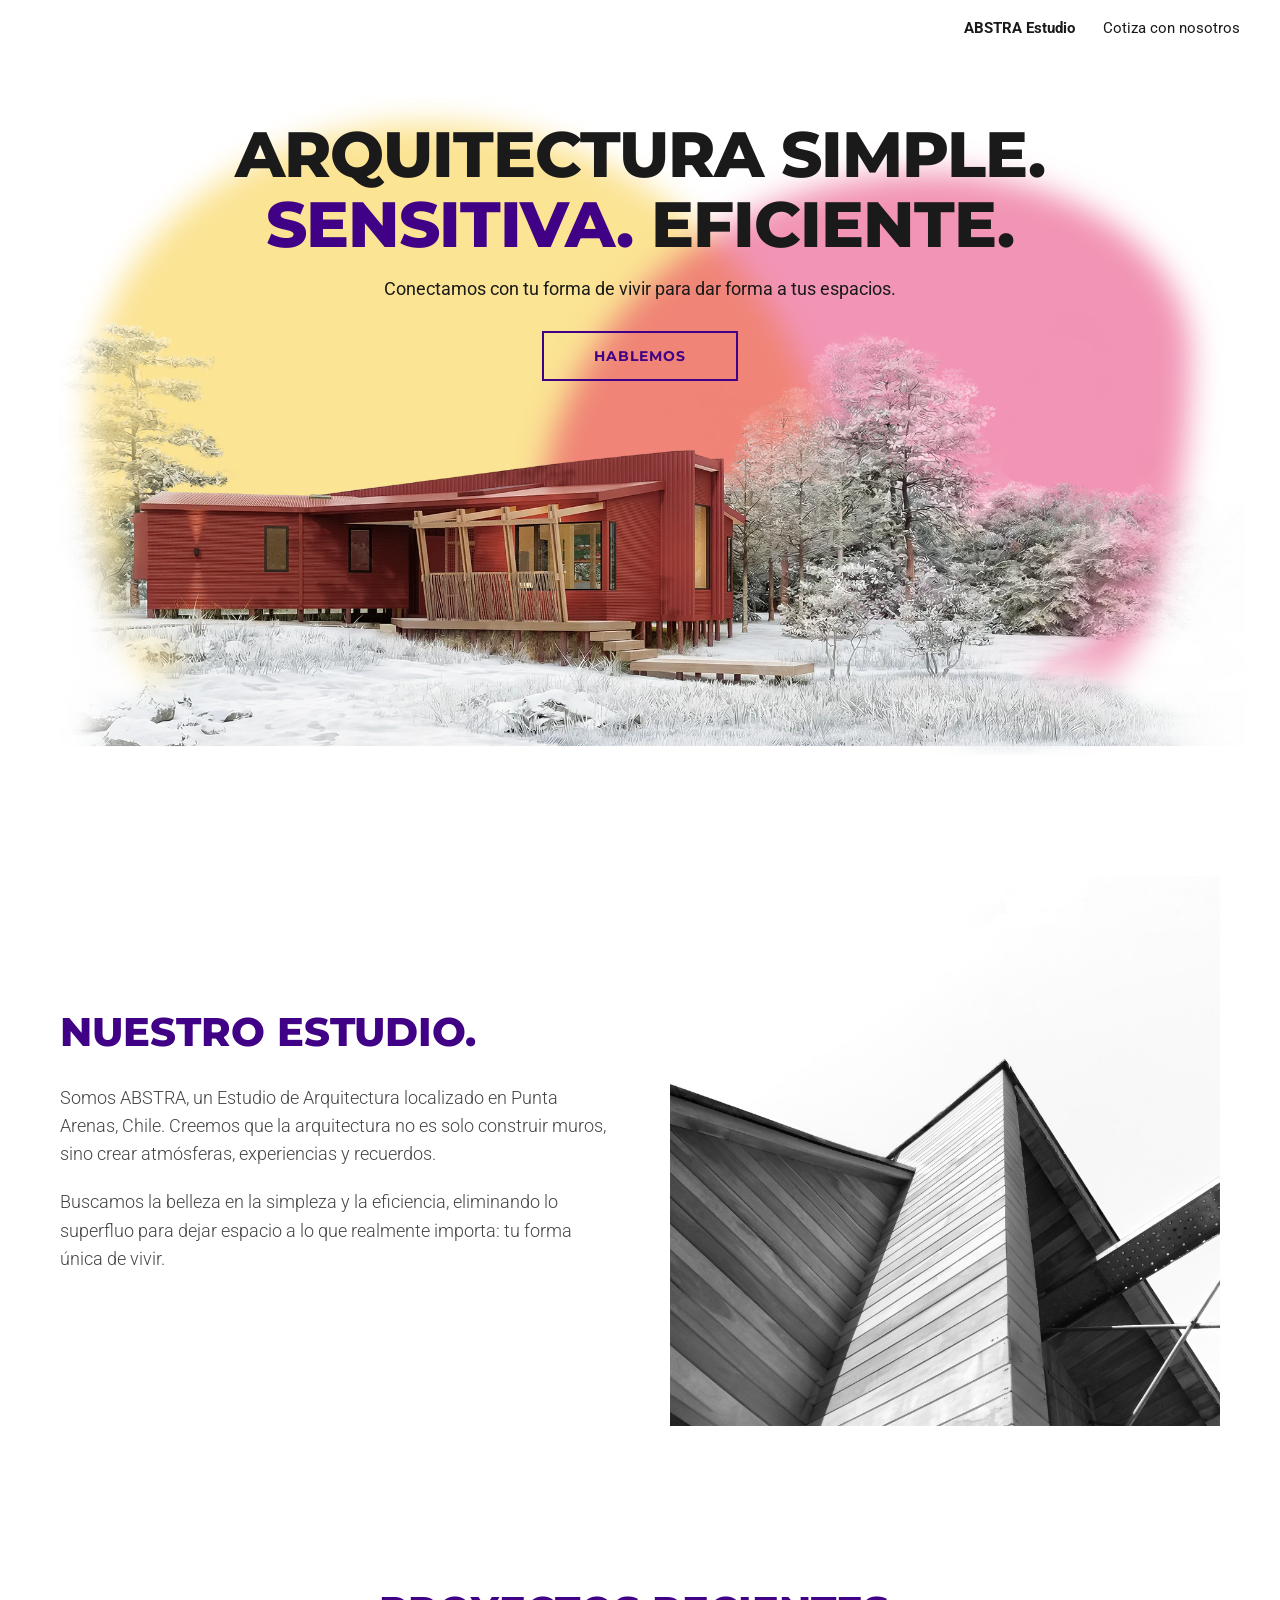
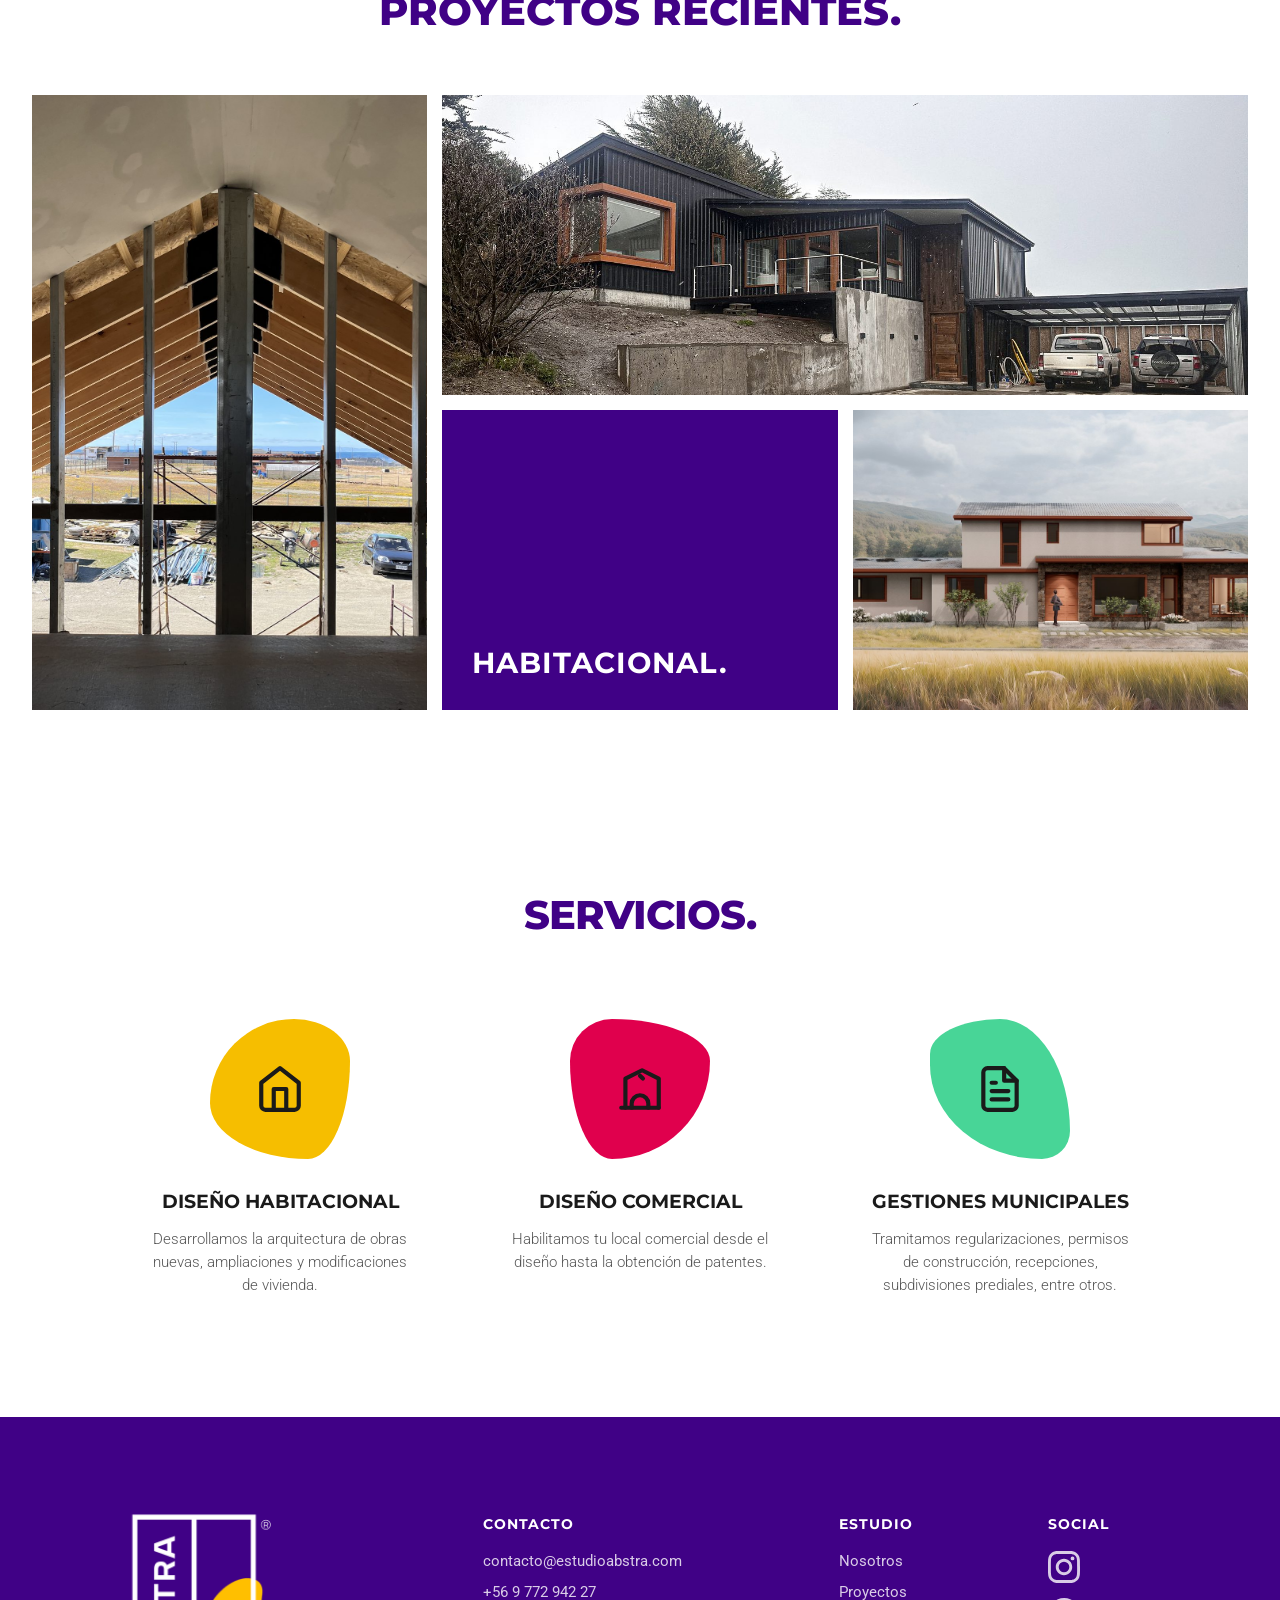
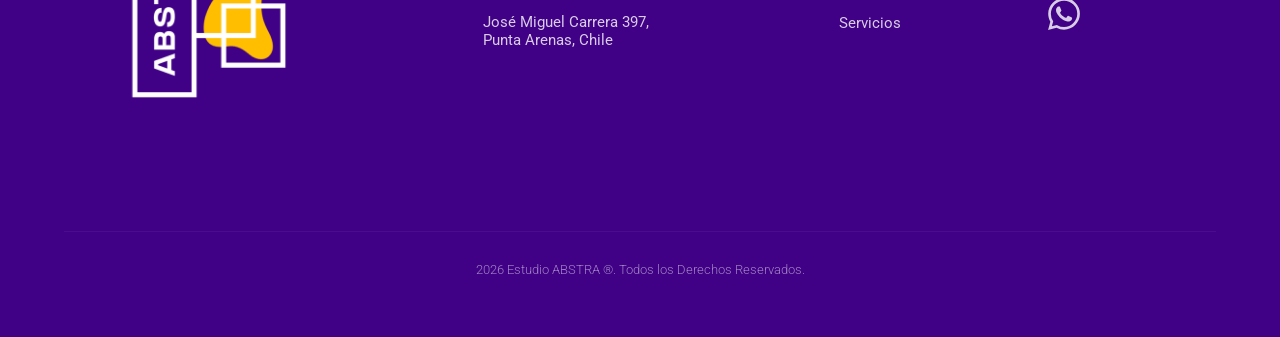
<file: index.html>
<!DOCTYPE html>
<html lang="es">
<head>
<meta charset="UTF-8">
<meta name="viewport" content="width=device-width, initial-scale=1.0">
<title>ABSTRA Estudio | Arquitectura en Punta Arenas</title>
<meta name="description" content="Estudio de Arquitectura en Punta Arenas, Chile. Arquitectura simple, sensitiva y eficiente: diseño habitacional, diseño comercial y gestiones municipales.">
<meta property="og:title" content="ABSTRA Estudio | Arquitectura en Punta Arenas">
<meta property="og:description" content="Conectamos con tu forma de vivir para dar forma a tus espacios.">
<meta property="og:image" content="https://www.estudioabstra.com/imagenes/casa-altiare.jpg">
<meta property="og:type" content="website">
<meta property="og:url" content="https://www.estudioabstra.com/">
<link rel="canonical" href="https://www.estudioabstra.com/">
<meta name="theme-color" content="#400186">
<link rel="icon" type="image/png" href="imagenes/favicon.png">
<link rel="apple-touch-icon" href="imagenes/apple-touch-icon.png">
<link rel="preload" as="image" href="imagenes/portada-land-page.webp">
<link rel="preconnect" href="https://fonts.googleapis.com">
<link rel="preconnect" href="https://fonts.gstatic.com" crossorigin>
<link href="https://fonts.googleapis.com/css2?family=Montserrat:wght@700;800&family=Roboto:wght@300;400;500;700&display=swap" rel="stylesheet">
<link rel="stylesheet" href="estilos.css?v=2">
</head>
<body>

<nav class="menu">
    <a href="./" class="activo">ABSTRA Estudio</a>
    <a href="cotiza-con-nosotros/">Cotiza con nosotros</a>
</nav>

<!-- 01 HERO -->
<header class="hero-container">
    <div class="blobs-wrapper" aria-hidden="true">
        <div class="blob-motion motion-1"><div class="blob-visual visual-yellow"></div></div>
        <div class="blob-motion motion-2"><div class="blob-visual visual-magenta"></div></div>
    </div>
    <div class="hero-bg-image" role="img" aria-label="Casa roja en la nieve rodeada de árboles"></div>
    <div class="hero-content">
        <h1>ARQUITECTURA SIMPLE.<br><span class="text-purple">SENSITIVA.</span> EFICIENTE.</h1>
        <p>Conectamos con tu forma de vivir para dar forma a tus espacios.</p>
        <a href="cotiza-con-nosotros/" class="btn-hablemos">Hablemos</a>
    </div>
</header>

<main>
<!-- 02 MANIFIESTO -->
<section class="studio-section" id="estudio">
    <div class="studio-grid">
        <div class="studio-text">
            <h2>Nuestro estudio.</h2>
            <p>Somos ABSTRA, un Estudio de Arquitectura localizado en Punta Arenas, Chile. Creemos que la arquitectura no es solo construir muros, sino crear atmósferas, experiencias y recuerdos.</p>
            <p>Buscamos la belleza en la simpleza y la eficiencia, eliminando lo superfluo para dejar espacio a lo que realmente importa: tu forma única de vivir.</p>
        </div>
        <div class="studio-img-wrapper">
            <img src="imagenes/nuestroestudio.jpg" alt="Quincho Swing: detalle de fachada" class="studio-img" width="1800" height="1800" loading="lazy">
        </div>
    </div>
</section>

<!-- 03 PROYECTOS -->
<section class="projects-section" id="proyectos">
    <div class="section-header"><h2>PROYECTOS RECIENTES.</h2></div>
    <div class="carousel-container" id="gridContainer"></div>
    <div class="btn-container" id="btnMoreContainer"><a href="#proyectos-todos" class="btn-proyectos">Ver más proyectos</a></div>
</section>

<!-- 04 SERVICIOS -->
<section class="services-section" id="servicios">
    <div class="services-header"><h2>SERVICIOS.</h2></div>
    <div class="services-grid">
        <div class="service-card">
            <a href="cotiza-con-nosotros/" class="icon-static-wrapper" aria-label="Cotizar diseño habitacional"><div class="blob-floater delay-1"><div class="service-blob blob-shape-1"></div></div><svg class="service-icon" viewBox="0 0 24 24"><path d="M3 9l9-7 9 7v11a2 2 0 0 1-2 2H5a2 2 0 0 1-2-2z"></path><polyline points="9 22 9 12 15 12 15 22"></polyline></svg></a>
            <h3 class="service-title">Diseño Habitacional</h3><p class="service-desc">Desarrollamos la arquitectura de obras nuevas, ampliaciones y modificaciones de vivienda.</p>
        </div>
        <div class="service-card">
            <a href="cotiza-con-nosotros/" class="icon-static-wrapper" aria-label="Cotizar diseño comercial"><div class="blob-floater delay-2"><div class="service-blob blob-shape-2"></div></div><svg class="service-icon" viewBox="0 0 24 24"><path d="M3 21h18"/><path d="M5 21V7l8-4 8 4v14"/><path d="M8 21v-2a4 4 0 0 1 4-4v0a4 4 0 0 1 4 4v2"/><path d="M13.4 7l-1.4-1.4"/></svg></a>
            <h3 class="service-title">Diseño Comercial</h3><p class="service-desc">Habilitamos tu local comercial desde el diseño hasta la obtención de patentes.</p>
        </div>
        <div class="service-card">
            <a href="cotiza-con-nosotros/" class="icon-static-wrapper" aria-label="Cotizar gestiones municipales"><div class="blob-floater delay-3"><div class="service-blob blob-shape-3"></div></div><svg class="service-icon" viewBox="0 0 24 24"><path d="M14 2H6a2 2 0 0 0-2 2v16a2 2 0 0 0 2 2h12a2 2 0 0 0 2-2V8z"></path><polyline points="14 2 14 8 20 8"></polyline><line x1="16" y1="13" x2="8" y2="13"></line><line x1="16" y1="17" x2="8" y2="17"></line><polyline points="10 9 9 9 8 9"></polyline></svg></a>
            <h3 class="service-title">Gestiones Municipales</h3><p class="service-desc">Tramitamos regularizaciones, permisos de construcción, recepciones, subdivisiones prediales, entre otros.</p>
        </div>
    </div>
</section>
</main>

<!-- 05 FOOTER -->
<footer class="footer-section">
    <div class="footer-container">
        <div class="footer-brand"><img src="imagenes/logo-abstra-margen.png" alt="ABSTRA Estudio" class="brand-logo-img" width="600" height="600" loading="lazy"></div>
        <div class="footer-col">
            <h4>Contacto</h4>
            <ul>
                <li><a href="mailto:contacto@estudioabstra.com" class="text-link">contacto@estudioabstra.com</a></li>
                <li><a href="tel:+56977294227" class="text-link" id="linkTel">+56 9 772 942 27</a></li>
                <li><a href="https://maps.app.goo.gl/ddqUgddJWQCNjpnu8" target="_blank" rel="noopener" class="text-link">José Miguel Carrera 397,<br>Punta Arenas, Chile</a></li>
            </ul>
        </div>
        <div class="footer-col">
            <h4>Estudio</h4>
            <ul>
                <li><a href="#estudio" class="text-link">Nosotros</a></li>
                <li><a href="#proyectos" class="text-link">Proyectos</a></li>
                <li><a href="#servicios" class="text-link">Servicios</a></li>
            </ul>
        </div>
        <div class="footer-col">
            <h4>Social</h4>
            <div class="social-icons">
                <a href="https://www.instagram.com/abstra.estudio" target="_blank" rel="noopener" class="social-icon-link" aria-label="Instagram"><svg viewBox="0 0 24 24"><path d="M7.0301.084c-1.2768.0602-2.1487.264-2.911.5634-.7888.3075-1.4575.72-2.1228 1.3877-.6652.6677-1.075 1.3368-1.3802 2.127-.2954.7638-.4956 1.6365-.552 2.914-.0564 1.2775-.0689 1.6882-.0626 4.947.0062 3.2586.0206 3.6671.0825 4.9473.061 1.2765.264 2.1482.5635 2.9107.308.7889.72 1.4573 1.388 2.1228.6679.6655 1.3365 1.0743 2.1285 1.38.7632.295 1.6361.4961 2.9134.552 1.2773.056 1.6884.069 4.9462.0627 3.2578-.0062 3.668-.0207 4.9478-.0814 1.28-.0607 2.147-.2652 2.9098-.5633.7889-.3086 1.4578-.72 2.1228-1.3881.665-.6682 1.0745-1.3378 1.3795-2.1284.2957-.7632.4966-1.636.552-2.9124.056-1.2809.0692-1.6898.063-4.948-.0063-3.2583-.021-3.6668-.0817-4.9465-.0607-1.2797-.264-2.1487-.5633-2.9117-.3084-.7889-.72-1.4568-1.3876-2.1228C21.2982 1.33 20.628.9208 19.8378.6165 19.074.321 18.2017.1197 16.9244.0645 15.6471.0093 15.236-.005 11.977.0014 8.718.0076 8.31.0215 7.0301.0839m.1402 21.6932c-1.17-.0509-1.8053-.2453-2.2287-.408-.5606-.216-.96-.4771-1.3819-.895-.422-.4178-.6811-.8186-.9-1.378-.1644-.4234-.3624-1.058-.4171-2.228-.0595-1.2645-.072-1.6442-.079-4.848-.007-3.2037.0053-3.583.0607-4.848.05-1.169.2456-1.805.408-2.2282.216-.5613.4762-.96.895-1.3816.4188-.4217.8184-.6814 1.3783-.9003.423-.1651 1.0575-.3614 2.227-.4171 1.2655-.06 1.6447-.072 4.848-.079 3.2033-.007 3.5835.005 4.8495.0608 1.169.0508 1.8053.2445 2.228.408.5608.216.96.4754 1.3816.895.4217.4194.6816.8176.9005 1.3787.1653.4217.3617 1.056.4169 2.2263.0602 1.2655.0739 1.645.0796 4.848.0058 3.203-.0055 3.5834-.061 4.848-.051 1.17-.245 1.8055-.408 2.2294-.216.5604-.4763.96-.8954 1.3814-.419.4215-.8181.6811-1.3783.9-.4224.1649-1.0577.3617-2.2262.4174-1.2656.0595-1.6448.072-4.8493.079-3.2045.007-3.5825-.006-4.848-.0608M16.953 5.5864A1.44 1.44 0 1 0 18.39 4.144a1.44 1.44 0 0 0-1.437 1.4424M5.8385 12.012c.0067 3.4032 2.7706 6.1557 6.173 6.1493 3.4026-.0065 6.157-2.7701 6.1506-6.1733-.0065-3.4032-2.771-6.1565-6.174-6.1498-3.403.0067-6.156 2.771-6.1496 6.1738M8 12.0077a4 4 0 1 1 4.008 3.9921A3.9996 3.9996 0 0 1 8 12.0077"/></svg></a>
                <a href="https://wa.me/56977294227" target="_blank" rel="noopener" class="social-icon-link" aria-label="WhatsApp"><svg viewBox="0 0 24 24"><path d="M17.472 14.382c-.297-.149-1.758-.867-2.03-.967-.273-.099-.471-.148-.67.15-.197.297-.767.966-.94 1.164-.173.199-.347.223-.644.075-.297-.15-1.255-.463-2.39-1.475-.883-.788-1.48-1.761-1.653-2.059-.173-.297-.018-.458.13-.606.134-.133.298-.347.446-.52.149-.174.198-.298.298-.497.099-.198.05-.371-.025-.52-.075-.149-.669-1.612-.916-2.207-.242-.579-.487-.5-.669-.51-.173-.008-.371-.01-.57-.01-.198 0-.52.074-.792.372-.272.297-1.04 1.016-1.04 2.479 0 1.462 1.065 2.875 1.213 3.074.149.198 2.096 3.2 5.077 4.487.709.306 1.262.489 1.694.625.712.227 1.36.195 1.871.118.571-.085 1.758-.719 2.006-1.413.248-.694.248-1.289.173-1.413-.074-.124-.272-.198-.57-.347m-5.421 7.403h-.004a9.87 9.87 0 01-5.031-1.378l-.361-.214-3.741.982.998-3.648-.235-.374a9.860 9.860 0 01-1.51-5.26c.001-5.45 4.436-9.884 9.888-9.884 2.64 0 5.122 1.03 6.988 2.898a9.825 9.825 0 012.893 6.994c-.003 5.45-4.437 9.884-9.885 9.884m8.413-18.297A11.815 11.815 0 0012.05 0C5.495 0 .16 5.335.157 11.892c0 2.096.547 4.142 1.588 5.945L.057 24l6.305-1.654a11.882 11.882 0 005.683 1.448h.005c6.554 0 11.890-5.335 11.893-11.893a11.821 11.821 0 00-3.480-8.413Z"/></svg></a>
            </div>
        </div>
    </div>
    <div class="footer-bottom"><span id="year"></span> Estudio ABSTRA ®. Todos los Derechos Reservados.</div>
</footer>

<script>
    /* === CONFIGURACIÓN PROYECTOS === */
    const mostrarBoton = false;
    const arrowSVG = `<svg viewBox="0 0 24 24"><line x1="5" y1="12" x2="19" y2="12"></line><polyline points="12 5 19 12 12 19"></polyline></svg>`;

    // Para agregar una foto: súbela a la carpeta imagenes/ y escribe aquí su nombre
    const slidesData = [
        { type: 'purple', categoryTitle: 'HABITACIONAL.', items: [
            { img: 'casa-aa.jpg', title: 'CASA AA.', sub: 'Obra Nueva', link: '', class: 'item-tall' },
            { img: 'casa-altiare.jpg', title: 'CASA ALTIARE.', sub: 'Obra Nueva', link: '', class: 'item-wide' },
            { img: 'casa-para-carla.jpg', title: 'CASA PARA CARLA.', sub: 'Obra Nueva', link: '', class: 'item-standard' }
        ]},
        { type: 'purple', categoryTitle: 'HABITACIONAL.', items: [
            { img: 'quincho-swing.jpg', title: 'QUINCHO SWING.', sub: 'Ampliación', link: '', class: 'item-tall' },
            { img: 'casa-md.jpg', title: 'CASA MD.', sub: 'Obra Nueva', link: '', class: 'item-wide' },
            { img: 'casa-eli-nestor.jpg', title: 'CASA PARA ELY Y NESTOR.', sub: 'Obra Nueva', link: '', class: 'item-standard' }
        ]},
        { type: 'fuchsia', categoryTitle: 'COMERCIAL.', items: [
            { img: 'montichef-hornillas.jpg', title: 'MONTICHEF HORNILLAS.', sub: 'Obra Nueva Local de Comidas', link: '', class: 'item-tall' },
            { img: 'montichef.jpg', title: 'MONTICHEF', sub: 'Remodelación de Local de Comidas', link: '', class: 'item-wide' },
            { img: 'gomplas-natales.jpg', title: 'GOMPLAS NATALES.', sub: 'Habilitación de Local Comercial', link: '', class: 'item-standard' }
        ]}
    ];

    if (!mostrarBoton) document.getElementById('btnMoreContainer').style.display = 'none';
    const container = document.getElementById('gridContainer');

    function createCard(item) {
        // Si el proyecto no tiene link, la tarjeta queda sin enlace
        const linkLayer = item.link ? `<a href="${item.link}" class="card-link"></a>` : '';
        return `
            <div class="grid-item ${item.class}">
                <img src="imagenes/${item.img}" class="grid-img" alt="${item.title}">
                <div class="overlay">
                    <span class="project-name">${item.title}</span>
                    <span class="project-cat">${item.sub}</span>
                </div>
                ${linkLayer}
            </div>`;
    }

    slidesData.forEach((slide, index) => {
        const isActive = index === 0 ? 'active' : '';
        const slideClass = slide.type === 'fuchsia' ? 'slide-fuchsia' : '';
        const bgClass = slide.type === 'fuchsia' ? 'bg-fuchsia' : 'bg-purple';
        container.innerHTML += `<div class="grid-slide ${isActive} ${slideClass}">` + createCard(slide.items[0]) + createCard(slide.items[1]) + `<div class="grid-item item-standard item-brand ${bgClass}" onclick="manualNextSlide()"><div class="brand-title">${slide.categoryTitle} <span class="arrow-icon">${arrowSVG}</span></div></div>` + createCard(slide.items[2]) + `</div>`;
    });

    // El carrusel solo rota en pantallas anchas; en celular se ven todos los proyectos seguidos
    const pantallaAncha = window.matchMedia('(min-width: 769px)');
    const slidesElements = document.querySelectorAll('.grid-slide');
    let slideInterval, currentSlideIndex = 0;
    function nextSlide() { slidesElements[currentSlideIndex].classList.remove('active'); currentSlideIndex = (currentSlideIndex + 1) % slidesElements.length; slidesElements[currentSlideIndex].classList.add('active'); }
    function manualNextSlide() { if (!pantallaAncha.matches) return; nextSlide(); startTimer(); }
    function startTimer() { clearInterval(slideInterval); if (pantallaAncha.matches) slideInterval = setInterval(nextSlide, 11000); }
    pantallaAncha.addEventListener('change', startTimer);
    startTimer();
</script>
<script src="web.js?v=2"></script>
</body>
</html>
</file>
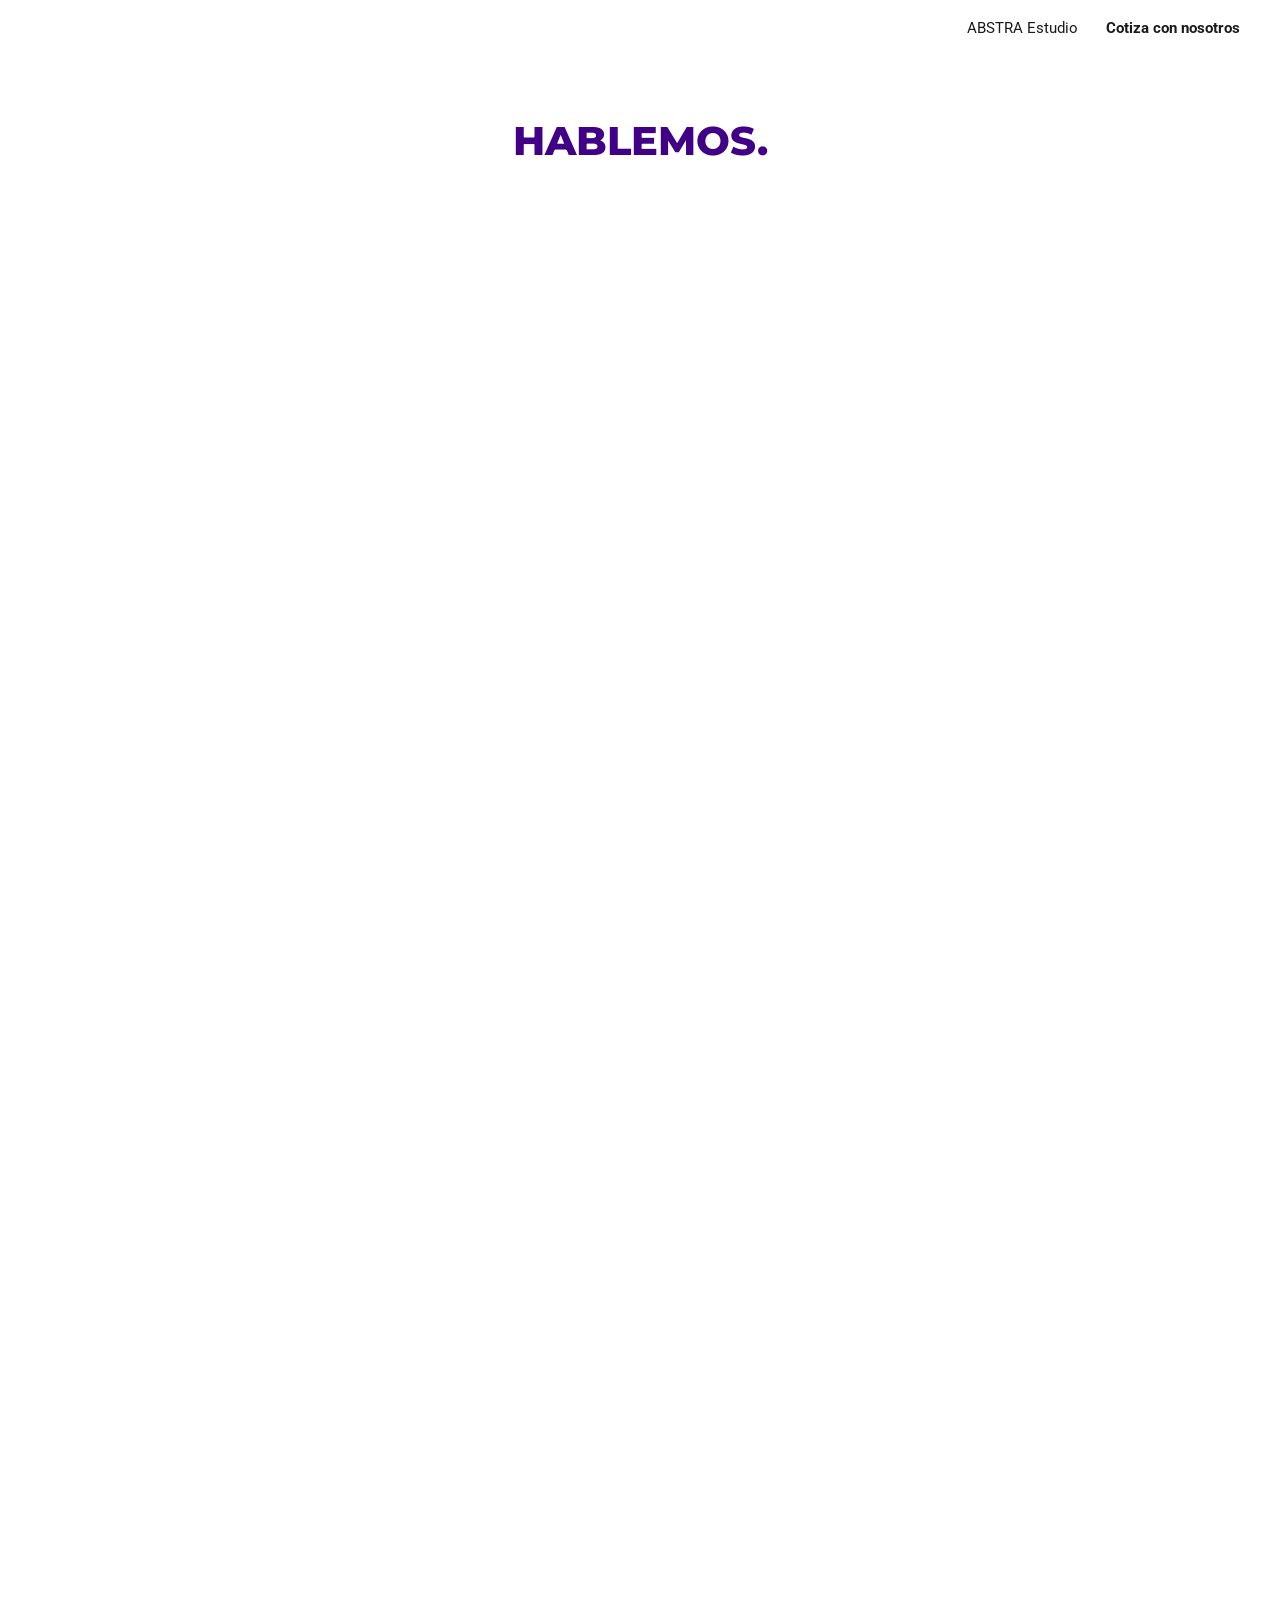
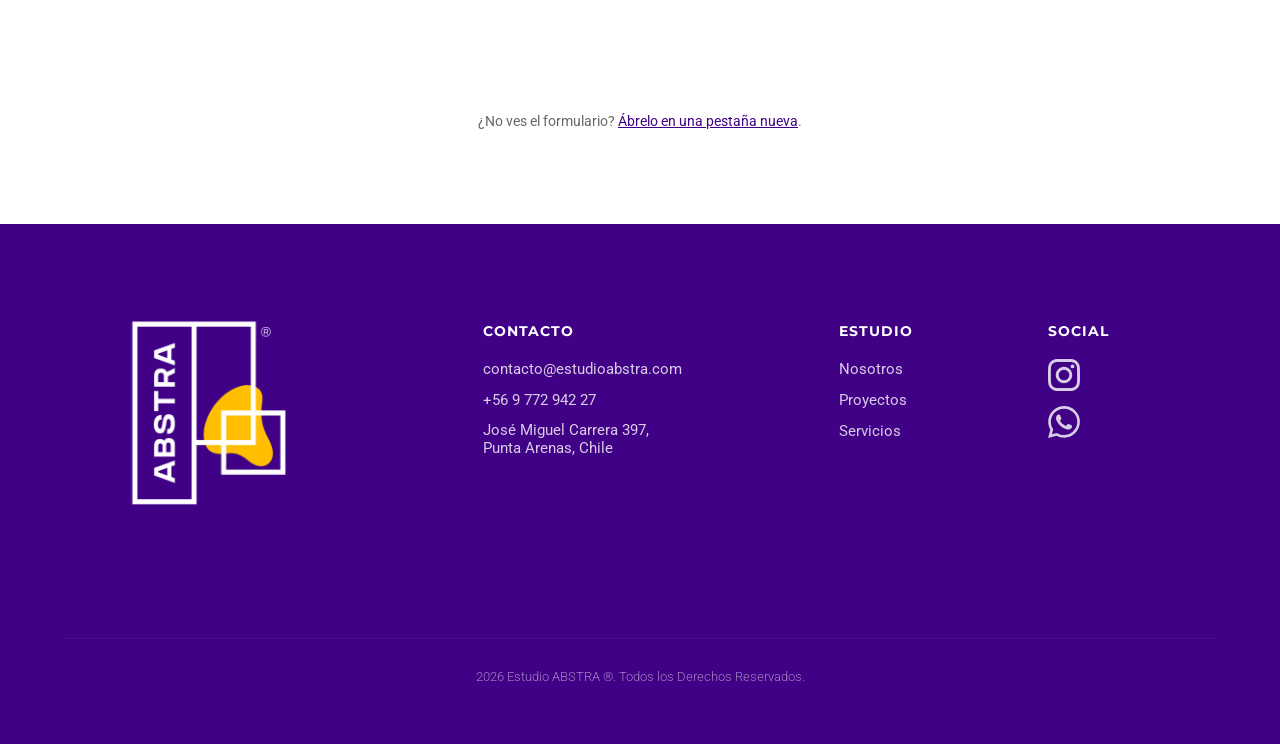
<file: cotiza-con-nosotros/index.html>
<!DOCTYPE html>
<html lang="es">
<head>
<meta charset="UTF-8">
<meta name="viewport" content="width=device-width, initial-scale=1.0">
<title>Cotiza con nosotros | ABSTRA Estudio</title>
<meta name="description" content="Cuéntanos tu proyecto y te contactaremos pronto con una cotización y un plan de trabajo. ABSTRA Estudio, arquitectura en Punta Arenas.">
<meta property="og:title" content="Cotiza con nosotros | ABSTRA Estudio">
<meta property="og:description" content="Conectamos con tu forma de vivir para dar forma a tus espacios.">
<meta property="og:image" content="https://www.estudioabstra.com/imagenes/casa-altiare.jpg">
<meta property="og:type" content="website">
<meta property="og:url" content="https://www.estudioabstra.com/cotiza-con-nosotros/">
<link rel="canonical" href="https://www.estudioabstra.com/cotiza-con-nosotros/">
<meta name="theme-color" content="#400186">
<link rel="icon" type="image/png" href="../imagenes/favicon.png">
<link rel="apple-touch-icon" href="../imagenes/apple-touch-icon.png">
<link rel="preconnect" href="https://fonts.googleapis.com">
<link rel="preconnect" href="https://fonts.gstatic.com" crossorigin>
<link href="https://fonts.googleapis.com/css2?family=Montserrat:wght@700;800&family=Roboto:wght@300;400;500;700&display=swap" rel="stylesheet">
<link rel="stylesheet" href="../estilos.css?v=2">
</head>
<body>

<nav class="menu">
    <a href="../">ABSTRA Estudio</a>
    <a href="./" class="activo">Cotiza con nosotros</a>
</nav>

<main class="cotiza-section">
    <h1>Hablemos.</h1>
    <iframe class="cotiza-form" src="https://docs.google.com/forms/d/e/1FAIpQLSflYYubF-VyM44RelAbqFixrIlZHlwxbftQkx-eHeF4Ef-eqg/viewform?embedded=true" title="Formulario: Cuéntanos tu proyecto" loading="lazy">Cargando…</iframe>
    <p class="cotiza-alternativa">¿No ves el formulario? <a href="https://docs.google.com/forms/d/e/1FAIpQLSflYYubF-VyM44RelAbqFixrIlZHlwxbftQkx-eHeF4Ef-eqg/viewform" target="_blank" rel="noopener">Ábrelo en una pestaña nueva</a>.</p>
</main>

<!-- 05 FOOTER -->
<footer class="footer-section">
    <div class="footer-container">
        <div class="footer-brand"><img src="../imagenes/logo-abstra-margen.png" alt="ABSTRA Estudio" class="brand-logo-img" width="600" height="600" loading="lazy"></div>
        <div class="footer-col">
            <h4>Contacto</h4>
            <ul>
                <li><a href="mailto:contacto@estudioabstra.com" class="text-link">contacto@estudioabstra.com</a></li>
                <li><a href="tel:+56977294227" class="text-link" id="linkTel">+56 9 772 942 27</a></li>
                <li><a href="https://maps.app.goo.gl/ddqUgddJWQCNjpnu8" target="_blank" rel="noopener" class="text-link">José Miguel Carrera 397,<br>Punta Arenas, Chile</a></li>
            </ul>
        </div>
        <div class="footer-col">
            <h4>Estudio</h4>
            <ul>
                <li><a href="../#estudio" class="text-link">Nosotros</a></li>
                <li><a href="../#proyectos" class="text-link">Proyectos</a></li>
                <li><a href="../#servicios" class="text-link">Servicios</a></li>
            </ul>
        </div>
        <div class="footer-col">
            <h4>Social</h4>
            <div class="social-icons">
                <a href="https://www.instagram.com/abstra.estudio" target="_blank" rel="noopener" class="social-icon-link" aria-label="Instagram"><svg viewBox="0 0 24 24"><path d="M7.0301.084c-1.2768.0602-2.1487.264-2.911.5634-.7888.3075-1.4575.72-2.1228 1.3877-.6652.6677-1.075 1.3368-1.3802 2.127-.2954.7638-.4956 1.6365-.552 2.914-.0564 1.2775-.0689 1.6882-.0626 4.947.0062 3.2586.0206 3.6671.0825 4.9473.061 1.2765.264 2.1482.5635 2.9107.308.7889.72 1.4573 1.388 2.1228.6679.6655 1.3365 1.0743 2.1285 1.38.7632.295 1.6361.4961 2.9134.552 1.2773.056 1.6884.069 4.9462.0627 3.2578-.0062 3.668-.0207 4.9478-.0814 1.28-.0607 2.147-.2652 2.9098-.5633.7889-.3086 1.4578-.72 2.1228-1.3881.665-.6682 1.0745-1.3378 1.3795-2.1284.2957-.7632.4966-1.636.552-2.9124.056-1.2809.0692-1.6898.063-4.948-.0063-3.2583-.021-3.6668-.0817-4.9465-.0607-1.2797-.264-2.1487-.5633-2.9117-.3084-.7889-.72-1.4568-1.3876-2.1228C21.2982 1.33 20.628.9208 19.8378.6165 19.074.321 18.2017.1197 16.9244.0645 15.6471.0093 15.236-.005 11.977.0014 8.718.0076 8.31.0215 7.0301.0839m.1402 21.6932c-1.17-.0509-1.8053-.2453-2.2287-.408-.5606-.216-.96-.4771-1.3819-.895-.422-.4178-.6811-.8186-.9-1.378-.1644-.4234-.3624-1.058-.4171-2.228-.0595-1.2645-.072-1.6442-.079-4.848-.007-3.2037.0053-3.583.0607-4.848.05-1.169.2456-1.805.408-2.2282.216-.5613.4762-.96.895-1.3816.4188-.4217.8184-.6814 1.3783-.9003.423-.1651 1.0575-.3614 2.227-.4171 1.2655-.06 1.6447-.072 4.848-.079 3.2033-.007 3.5835.005 4.8495.0608 1.169.0508 1.8053.2445 2.228.408.5608.216.96.4754 1.3816.895.4217.4194.6816.8176.9005 1.3787.1653.4217.3617 1.056.4169 2.2263.0602 1.2655.0739 1.645.0796 4.848.0058 3.203-.0055 3.5834-.061 4.848-.051 1.17-.245 1.8055-.408 2.2294-.216.5604-.4763.96-.8954 1.3814-.419.4215-.8181.6811-1.3783.9-.4224.1649-1.0577.3617-2.2262.4174-1.2656.0595-1.6448.072-4.8493.079-3.2045.007-3.5825-.006-4.848-.0608M16.953 5.5864A1.44 1.44 0 1 0 18.39 4.144a1.44 1.44 0 0 0-1.437 1.4424M5.8385 12.012c.0067 3.4032 2.7706 6.1557 6.173 6.1493 3.4026-.0065 6.157-2.7701 6.1506-6.1733-.0065-3.4032-2.771-6.1565-6.174-6.1498-3.403.0067-6.156 2.771-6.1496 6.1738M8 12.0077a4 4 0 1 1 4.008 3.9921A3.9996 3.9996 0 0 1 8 12.0077"/></svg></a>
                <a href="https://wa.me/56977294227" target="_blank" rel="noopener" class="social-icon-link" aria-label="WhatsApp"><svg viewBox="0 0 24 24"><path d="M17.472 14.382c-.297-.149-1.758-.867-2.03-.967-.273-.099-.471-.148-.67.15-.197.297-.767.966-.94 1.164-.173.199-.347.223-.644.075-.297-.15-1.255-.463-2.39-1.475-.883-.788-1.48-1.761-1.653-2.059-.173-.297-.018-.458.13-.606.134-.133.298-.347.446-.52.149-.174.198-.298.298-.497.099-.198.05-.371-.025-.52-.075-.149-.669-1.612-.916-2.207-.242-.579-.487-.5-.669-.51-.173-.008-.371-.01-.57-.01-.198 0-.52.074-.792.372-.272.297-1.04 1.016-1.04 2.479 0 1.462 1.065 2.875 1.213 3.074.149.198 2.096 3.2 5.077 4.487.709.306 1.262.489 1.694.625.712.227 1.36.195 1.871.118.571-.085 1.758-.719 2.006-1.413.248-.694.248-1.289.173-1.413-.074-.124-.272-.198-.57-.347m-5.421 7.403h-.004a9.87 9.87 0 01-5.031-1.378l-.361-.214-3.741.982.998-3.648-.235-.374a9.860 9.860 0 01-1.51-5.26c.001-5.45 4.436-9.884 9.888-9.884 2.64 0 5.122 1.03 6.988 2.898a9.825 9.825 0 012.893 6.994c-.003 5.45-4.437 9.884-9.885 9.884m8.413-18.297A11.815 11.815 0 0012.05 0C5.495 0 .16 5.335.157 11.892c0 2.096.547 4.142 1.588 5.945L.057 24l6.305-1.654a11.882 11.882 0 005.683 1.448h.005c6.554 0 11.890-5.335 11.893-11.893a11.821 11.821 0 00-3.480-8.413Z"/></svg></a>
            </div>
        </div>
    </div>
    <div class="footer-bottom"><span id="year"></span> Estudio ABSTRA ®. Todos los Derechos Reservados.</div>
</footer>

<script src="../web.js?v=2"></script>
</body>
</html>
</file>
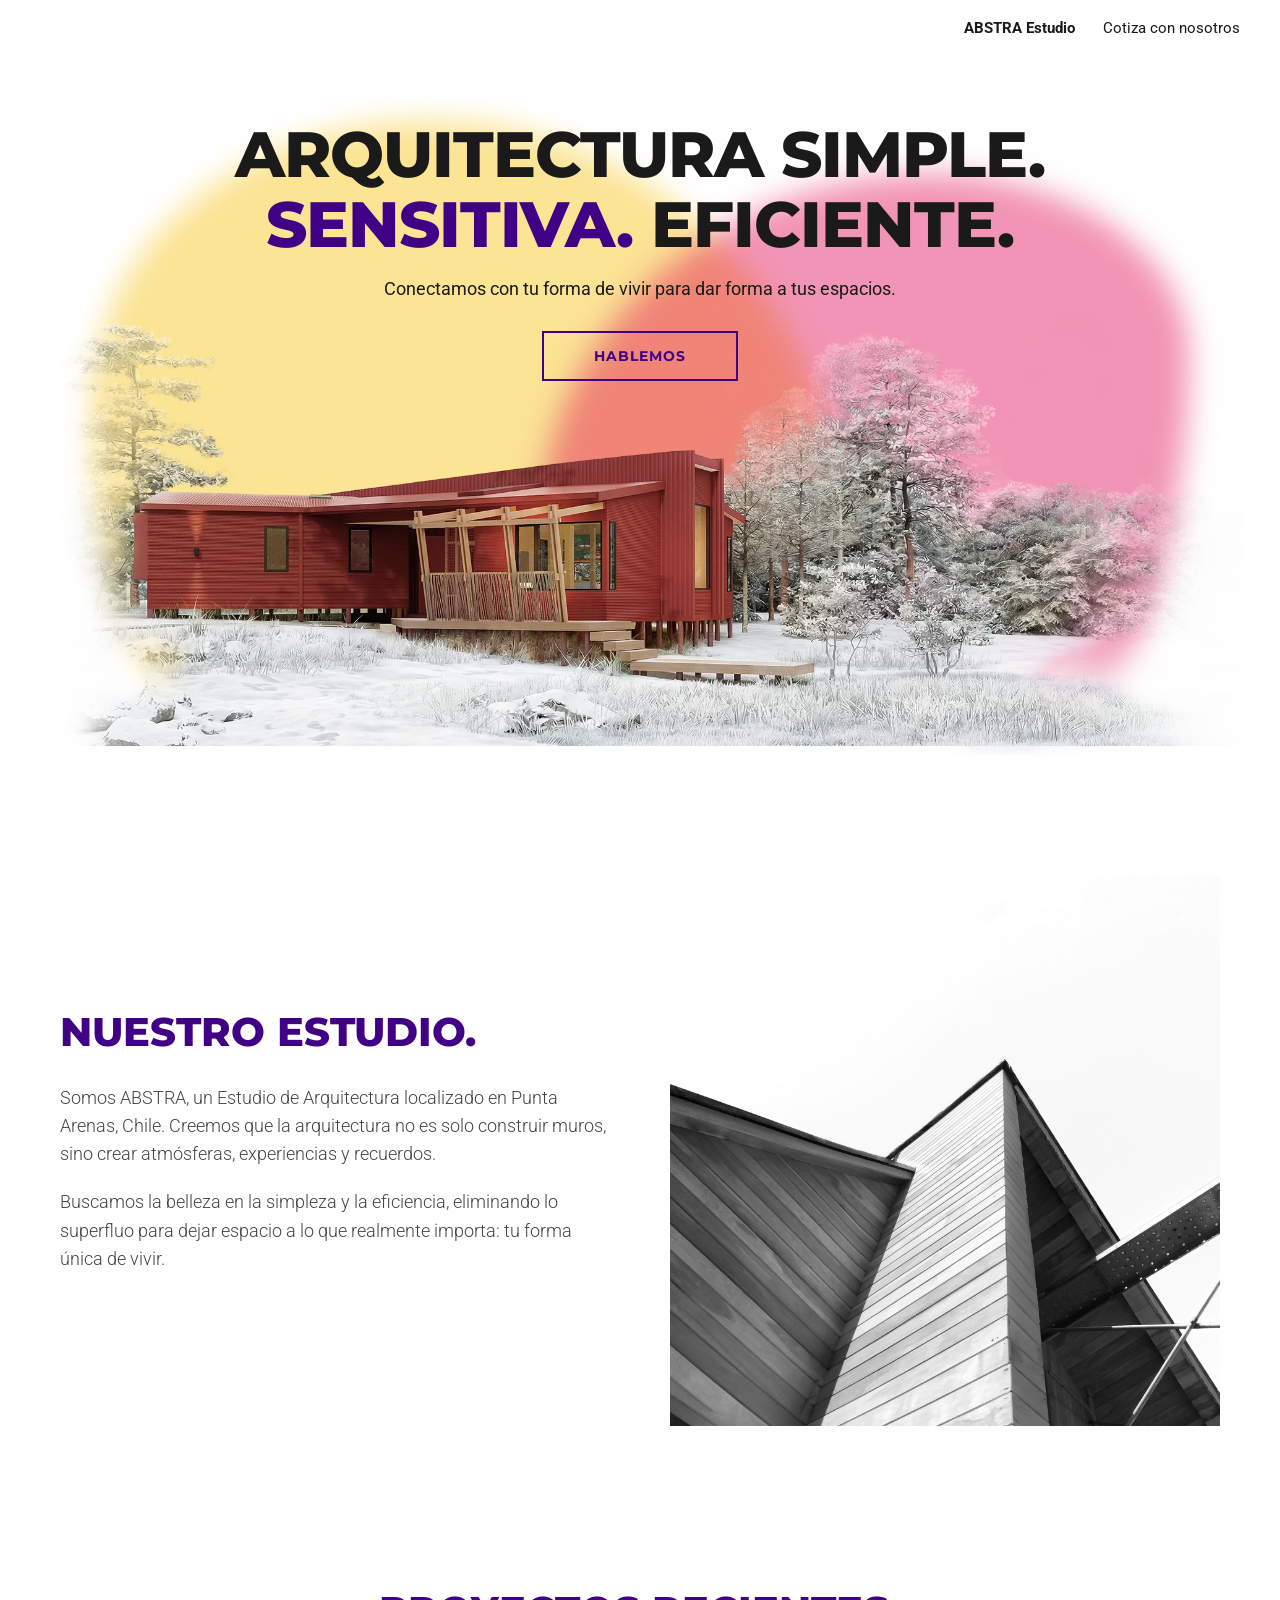
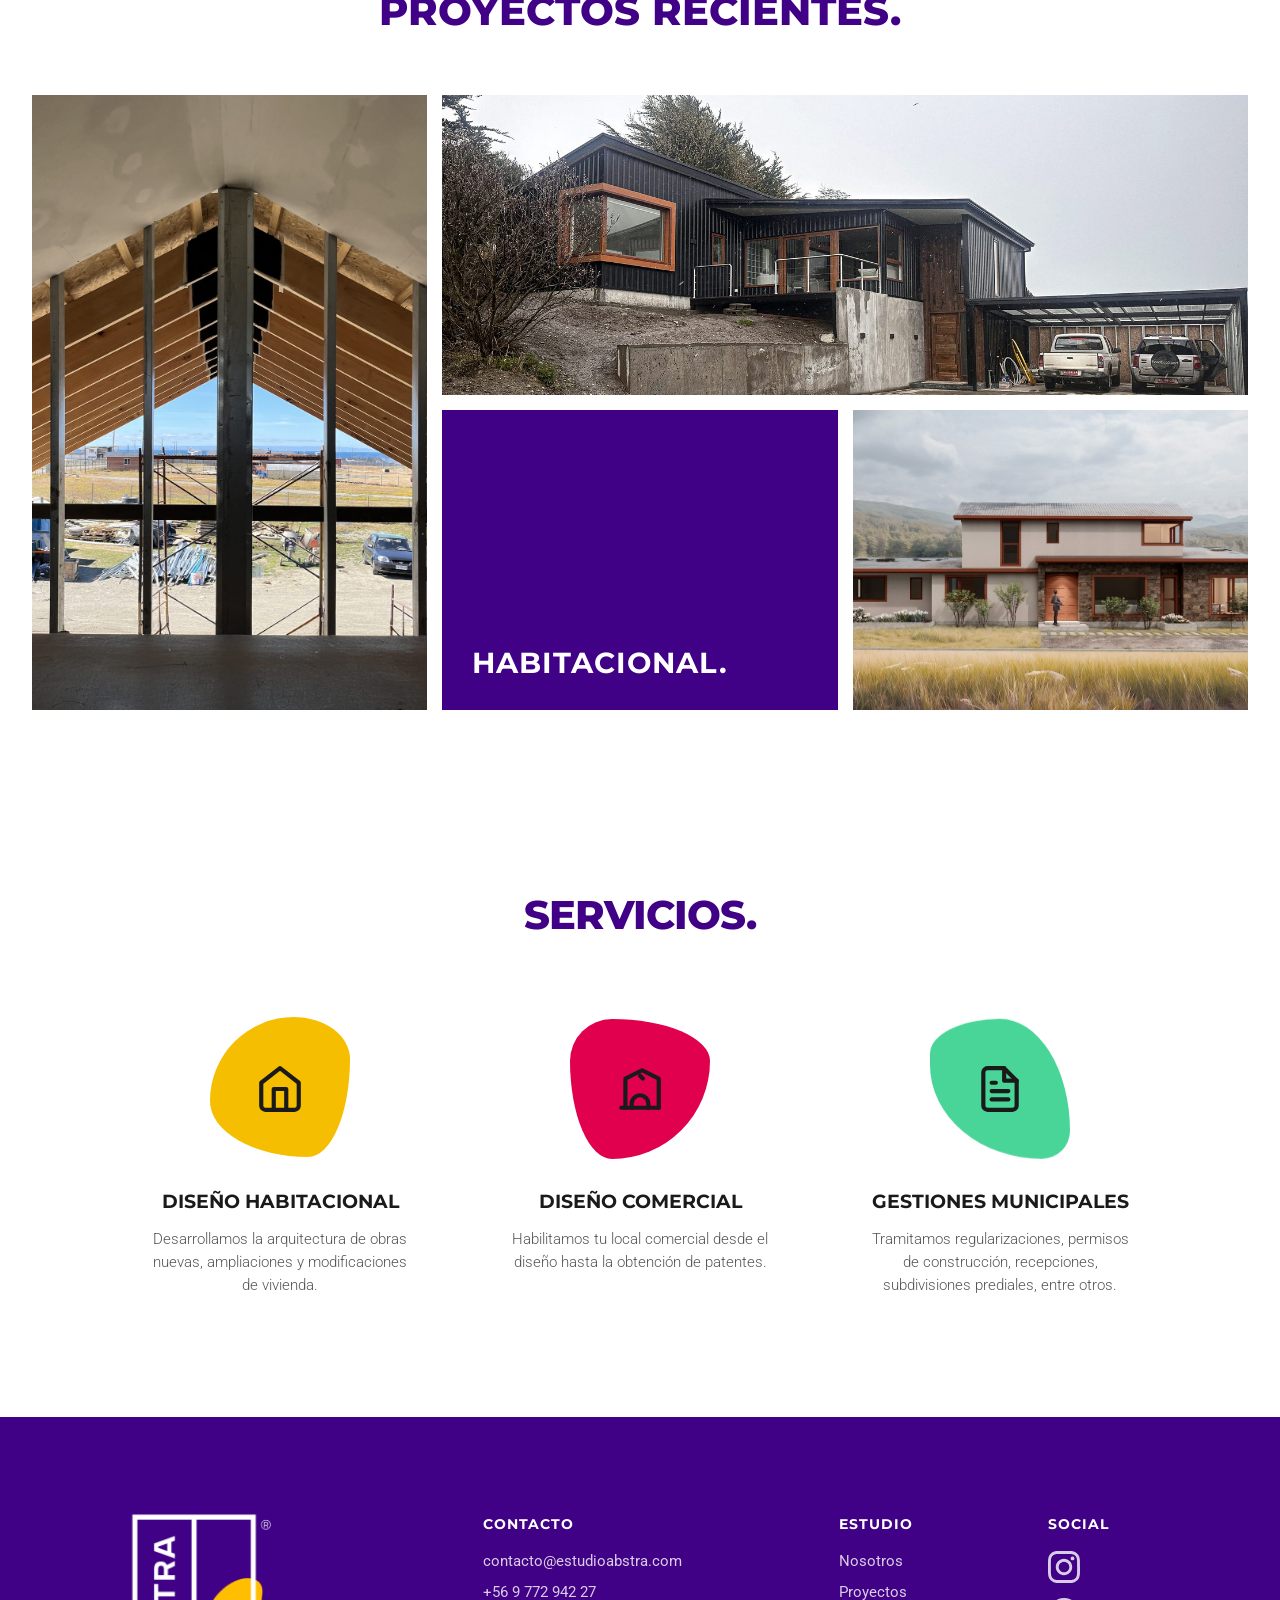
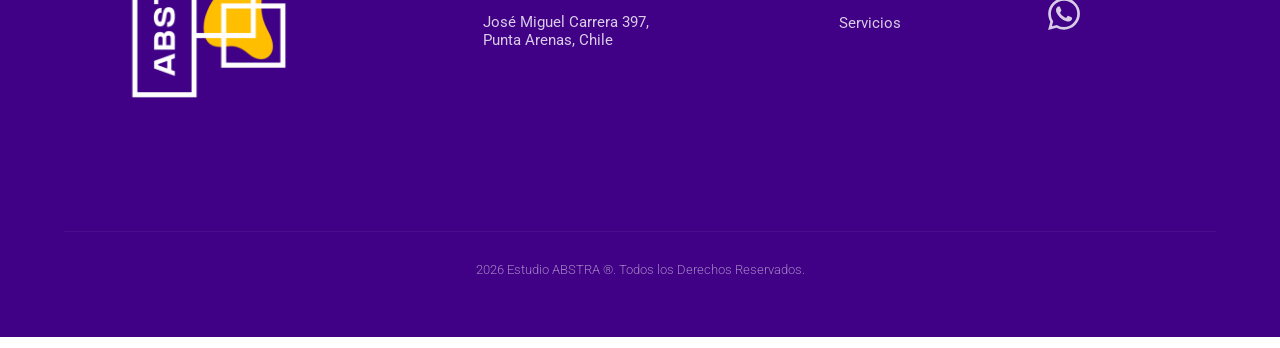
<file: Principal/index.html>
<!DOCTYPE html>
<html lang="es">
<head>
<meta charset="UTF-8">
<title>ABSTRA Estudio</title>
<!-- Dirección antigua de Google Sites: lleva a la portada -->
<meta http-equiv="refresh" content="0; url=../">
<link rel="canonical" href="../">
</head>
<body><a href="../">Ir a ABSTRA Estudio</a></body>
</html>
</file>
<file: estilos.css>
/* ABSTRA Estudio - estilos de la web (una sola página, sin Google Sites)
   Diseño original de los bloques v1.0 (08-12-2025), unido y adaptado a celular (01-11-2026). */

:root {
    --morado: #400186;
    --fucsia: #E0004D;
    --amarillo: #F6BE00;
    --verde: #48D597;
    --tinta: #1a1a1a;
    --alto-menu: 56px;
}

* { box-sizing: border-box; }
html { scroll-behavior: smooth; scroll-padding-top: var(--alto-menu); }
body { margin: 0; font-family: 'Roboto', sans-serif; background: #ffffff; color: var(--tinta); -webkit-text-size-adjust: 100%; }
img { display: block; max-width: 100%; }

/* === MENÚ SUPERIOR === */
.menu {
    position: sticky; top: 0; z-index: 100; height: var(--alto-menu);
    display: flex; justify-content: flex-end; align-items: center; gap: 28px;
    padding: 0 40px; background: rgba(255, 255, 255, 0.96);
    transition: box-shadow 0.3s ease;
}
.menu.con-sombra { box-shadow: 0 1px 12px rgba(0, 0, 0, 0.08); }
.menu a { font-family: 'Roboto', sans-serif; font-size: 15px; color: var(--tinta); text-decoration: none; transition: color 0.2s; }
.menu a.activo { font-weight: 700; }
.menu a:hover { color: var(--morado); }

/* === 01 HERO === */
/* Texto arriba e imagen en su propio espacio abajo: la casa nunca queda bajo el texto */
.hero-container {
    /* Alto de la imagen: a todo el ancho (proporción 2070 × 1079); web.js lo reduce si no cabe en la pantalla */
    --alto-casa: calc(100vw / 1.918);
    --escala-globos: 1;
    position: relative; width: 100%;
    display: flex; flex-direction: column; align-items: center;
    background-color: #ffffff; overflow: hidden;
}
/* Degradado blanco bajo la nieve: el borde inferior de los globos no asoma bajo la imagen */
.hero-container::after {
    content: ''; position: absolute; left: 0; right: 0; bottom: 0; z-index: 2; pointer-events: none;
    height: calc(var(--alto-casa) * 0.18); background: linear-gradient(rgba(255, 255, 255, 0), #ffffff 70%);
}
/* Los globos quedan detrás de la casa, asomando sobre los árboles */
.blobs-wrapper { position: absolute; bottom: 0; left: 0; width: 100%; height: var(--alto-casa); z-index: 1; transform: scale(var(--escala-globos)); }
.blob-motion { position: absolute; top: 50%; left: 50%; will-change: transform; cursor: crosshair; }
.blob-visual { width: 100%; height: 100%; filter: blur(15px); opacity: 0.42; transition: filter 0.8s ease-in-out; }
.blob-motion:hover .blob-visual { filter: blur(0px); }
.motion-1 { width: 750px; height: 700px; margin-left: -550px; margin-top: -300px; animation: floatOne 18s ease-in-out infinite; }
.visual-yellow { background-color: var(--amarillo); border-radius: 45% 55% 70% 30% / 40% 60% 40% 60%; }
.motion-2 { width: 650px; height: 600px; margin-left: -100px; margin-top: -250px; animation: floatTwo 24s ease-in-out infinite; }
.visual-magenta { background-color: var(--fucsia); border-radius: 60% 40% 30% 70% / 60% 30% 70% 40%; mix-blend-mode: multiply; }
@keyframes floatOne {
    0% { transform: translate(0,0) rotate(0deg); }
    33% { transform: translate(50px, -70px) rotate(4deg); }
    66% { transform: translate(-40px, 40px) rotate(-2deg); }
    100% { transform: translate(0,0) rotate(0deg); }
}
@keyframes floatTwo {
    0% { transform: translate(0,0) rotate(0deg); }
    33% { transform: translate(-50px, 60px) rotate(-4deg); }
    66% { transform: translate(40px, -50px) rotate(2deg); }
    100% { transform: translate(0,0) rotate(0deg); }
}
.hero-bg-image {
    position: relative; z-index: 5; pointer-events: none; order: 2;
    /* La mitad de arriba de la imagen es transparente: queda detrás del texto,
       y el dibujo (árboles y casa, desde el 51 % del alto) empieza 70 px bajo el botón */
    width: 100%; height: var(--alto-casa); margin-top: calc(48px - var(--alto-casa) * 0.509);
    background: url('imagenes/portada-land-page.webp') no-repeat center bottom / auto 100%;
}
.hero-content { position: relative; z-index: 10; text-align: center; width: 100%; max-width: 950px; padding: clamp(32px, 7vh, 110px) 20px 0; }
.hero-content h1 {
    font-family: 'Montserrat', sans-serif; font-weight: 800;
    font-size: clamp(34px, min(5vw, 7.5vh), 70px); line-height: 1.1;
    color: var(--tinta); letter-spacing: -1px; margin: 0 0 18px;
}
.text-purple { color: var(--morado); }
.hero-content p {
    font-family: 'Roboto', sans-serif; font-size: clamp(16px, 1.4vw, 20px);
    font-weight: 400; color: var(--tinta); margin: 0 auto 32px; max-width: 700px;
}
.btn-hablemos, .btn-proyectos {
    display: inline-flex; padding: 14px 50px;
    font-family: 'Montserrat', sans-serif; font-weight: 700;
    font-size: 14px; text-transform: uppercase; text-decoration: none; letter-spacing: 1px;
    background-color: transparent; color: var(--morado); border: 2px solid var(--morado);
    transition: all 0.4s cubic-bezier(0.175, 0.885, 0.32, 1.275);
    position: relative; z-index: 20;
}
.btn-hablemos:hover, .btn-proyectos:hover {
    background-color: var(--morado); color: #ffffff;
    transform: scale(1.05); box-shadow: 0 15px 30px rgba(64, 1, 134, 0.2);
}

/* === 02 MANIFIESTO === */
.studio-section { padding: 120px 20px 80px; max-width: 1200px; margin: 0 auto; }
.studio-grid { display: grid; grid-template-columns: 1fr 1fr; gap: 60px; align-items: center; }
.studio-text h2 { font-family: 'Montserrat', sans-serif; font-weight: 800; font-size: 2.5rem; line-height: 1.1; color: var(--morado); margin: 0 0 30px; text-transform: uppercase; }
.studio-text p { font-size: 1.1rem; line-height: 1.6; color: #444; margin: 0 0 20px; font-weight: 300; }
.studio-img { width: 100%; height: 100%; object-fit: cover; background-color: #eee; }

/* === 03 PROYECTOS === */
.projects-section { position: relative; padding: 80px 0 100px; width: 95%; max-width: 1800px; margin: 0 auto; }
.section-header { text-align: center; margin-bottom: 60px; }
.section-header h2 { font-family: 'Montserrat', sans-serif; font-weight: 800; font-size: 2.5rem; color: var(--morado); text-transform: uppercase; margin: 0; }
/* Las tres diapositivas ocupan la misma celda: el alto lo da el contenido, nunca se corta */
.carousel-container { display: grid; }
.grid-slide {
    grid-area: 1 / 1; display: grid; grid-template-columns: repeat(3, 1fr); grid-auto-rows: 300px; gap: 15px;
    opacity: 0; visibility: hidden; z-index: 0; transition: opacity 1.2s ease-in-out, visibility 1.2s;
}
.grid-slide.active { opacity: 1; visibility: visible; z-index: 1; }
.grid-item { position: relative; overflow: hidden; background: #eee; }
.item-tall { grid-column: span 1; grid-row: span 2; }
.item-wide { grid-column: span 2; grid-row: span 1; }
.item-standard { grid-column: span 1; grid-row: span 1; }
.grid-img { width: 100%; height: 100%; object-fit: cover; transition: transform 0.8s ease; }
.grid-item:hover .grid-img { transform: scale(1.05); }
.item-brand {
    display: flex; flex-direction: column; justify-content: flex-end; align-items: flex-start;
    padding: 30px; color: white; cursor: pointer; user-select: none; border: 0; font: inherit; text-align: left;
    transition: background-color 0.3s ease;
}
.brand-title { font-family: 'Montserrat', sans-serif; font-weight: 700; font-size: 1.8rem; margin: 0; letter-spacing: 1px; display: flex; align-items: center; gap: 15px; }
.arrow-icon { opacity: 0; transform: translateX(-10px); transition: all 0.3s cubic-bezier(0.175, 0.885, 0.32, 1.275); display: flex; align-items: center; width: 24px; height: 24px; }
.arrow-icon svg { width: 100%; height: 100%; stroke: white; stroke-width: 3; fill: none; }
.item-brand:hover .arrow-icon { opacity: 1; transform: translateX(0); }
.bg-purple { background-color: var(--morado); }
.bg-fuchsia { background-color: var(--fucsia); }
.overlay {
    position: absolute; inset: 0; display: flex; flex-direction: column; justify-content: flex-end; align-items: flex-start;
    padding: 30px; opacity: 0; transition: opacity 0.3s ease; background: rgba(64, 1, 134, 0.7);
}
.grid-slide.slide-fuchsia .overlay { background: rgba(224, 0, 77, 0.7); }
.grid-item:hover .overlay { opacity: 1; }
.project-name { color: white; font-weight: 700; font-size: 1.2rem; text-transform: uppercase; transform: translateY(10px); transition: transform 0.3s; }
.project-cat { color: rgba(255, 255, 255, 0.9); font-weight: 400; font-size: 0.85rem; margin-top: 4px; transform: translateY(10px); transition: transform 0.3s 0.1s; }
.grid-item:hover .project-name, .grid-item:hover .project-cat { transform: translateY(0); }
.card-link { position: absolute; inset: 0; z-index: 5; }
.btn-container { text-align: center; margin-top: 50px; }

/* === 04 SERVICIOS === */
.services-section { padding: 80px 20px 120px; text-align: center; }
.services-header h2 { font-family: 'Montserrat', sans-serif; font-weight: 800; font-size: 2.5rem; color: var(--morado); margin: 0 0 80px; text-transform: uppercase; letter-spacing: -1px; }
.services-grid { display: flex; justify-content: center; flex-wrap: wrap; gap: 60px; max-width: 1200px; margin: 0 auto; }
.service-card { width: 300px; display: flex; flex-direction: column; align-items: center; text-align: center; }
.icon-static-wrapper { position: relative; width: 140px; height: 140px; display: flex; justify-content: center; align-items: center; margin-bottom: 30px; text-decoration: none; }
.blob-floater { position: absolute; inset: 0; z-index: 1; animation: floatBlobOnly 6s ease-in-out infinite; }
.delay-1 { animation-delay: 0s; } .delay-2 { animation-delay: 1s; animation-duration: 7s; } .delay-3 { animation-delay: 0.5s; animation-duration: 6.5s; }
.service-blob { width: 100%; height: 100%; transition: all 0.5s cubic-bezier(0.25, 0.8, 0.25, 1); }
.blob-shape-1 { background-color: var(--amarillo); border-radius: 60% 40% 30% 70% / 60% 30% 70% 40%; }
.blob-shape-2 { background-color: var(--fucsia); border-radius: 30% 70% 70% 30% / 30% 30% 70% 70%; }
.blob-shape-3 { background-color: var(--verde); border-radius: 50% 50% 20% 80% / 25% 80% 20% 67%; }
.icon-static-wrapper:hover .service-blob { filter: blur(8px); opacity: 0.6; transform: scale(1.1) rotate(15deg); }
.service-icon { position: relative; z-index: 10; width: 50px; height: 50px; fill: none; stroke: var(--tinta); stroke-width: 2; stroke-linecap: round; stroke-linejoin: round; }
@keyframes floatBlobOnly { 0%, 100% { transform: translateY(0); } 50% { transform: translateY(-15px); } }
.service-title { font-family: 'Montserrat', sans-serif; font-weight: 700; font-size: 1.2rem; color: var(--tinta); margin: 0 0 15px; text-transform: uppercase; }
.service-desc { font-size: 0.95rem; line-height: 1.5; color: #555; font-weight: 300; max-width: 260px; margin: 0; }

/* === COTIZA CON NOSOTROS === */
.cotiza-section { max-width: 760px; margin: 0 auto; padding: 60px 16px 80px; }
.cotiza-section h1 { font-family: 'Montserrat', sans-serif; font-weight: 800; font-size: 2.5rem; color: var(--morado); text-transform: uppercase; text-align: center; margin: 0 0 32px; }
.cotiza-form { display: block; width: 100%; height: 1500px; border: 0; }
.cotiza-alternativa { text-align: center; font-size: 0.9rem; color: #666; margin-top: 16px; }
.cotiza-alternativa a { color: var(--morado); }

/* === 05 FOOTER === */
.footer-section { background-color: var(--morado); color: #ffffff; padding: 100px 0 60px; width: 100%; position: relative; z-index: 10; }
.footer-container { width: 90%; max-width: 1200px; margin: 0 auto; display: grid; grid-template-columns: 1.8fr 1.5fr 0.8fr 0.8fr; gap: 40px; align-items: start; }
.footer-brand { display: flex; flex-direction: column; align-items: flex-start; }
/* -56px alinea el logo con los títulos de las columnas (ajuste original) */
.brand-logo-img { max-width: 290px; width: 100%; height: auto; margin-top: -56px; }
.footer-col h4 { font-family: 'Montserrat', sans-serif; font-weight: 700; font-size: 0.9rem; text-transform: uppercase; margin: 0 0 20px; line-height: 1; letter-spacing: 1px; color: #ffffff; }
.footer-col ul { list-style: none; padding: 0; margin: 0; }
.footer-col li { margin-bottom: 12px; }
.footer-col a.text-link { text-decoration: none; color: rgba(255, 255, 255, 0.8); font-size: 0.95rem; font-weight: 400; transition: all 0.3s ease; position: relative; display: inline-block; }
.footer-col a.text-link::after { content: ''; position: absolute; width: 0; height: 1px; bottom: -2px; left: 0; background-color: var(--amarillo); transition: width 0.3s cubic-bezier(0.25, 0.8, 0.25, 1); }
.footer-col a.text-link:hover { color: #ffffff; transform: translateX(5px); }
.footer-col a.text-link:hover::after { width: 100%; }
.social-icons { display: flex; flex-direction: column; gap: 15px; align-items: flex-start; }
.social-icon-link { display: inline-block; width: 32px; height: 32px; color: #ffffff; opacity: 0.8; transition: transform 0.3s, opacity 0.3s; }
.social-icon-link svg { width: 100%; height: 100%; fill: currentColor; }
.social-icon-link:hover { transform: scale(1.2) rotate(5deg); opacity: 1; }
.footer-bottom { width: 90%; max-width: 1200px; margin: 80px auto 0; padding-top: 30px; border-top: 1px solid rgba(255, 255, 255, 0.1); text-align: center; font-size: 0.8rem; opacity: 0.5; font-weight: 300; }

/* === TABLET === */
@media (max-width: 900px) {
    .footer-container { grid-template-columns: 1fr; gap: 50px; text-align: center; justify-items: center; }
    .footer-brand { align-items: center; }
    .brand-logo-img { margin-top: 0; max-width: 220px; }
    .social-icons { flex-direction: row; justify-content: center; }
    .footer-col a.text-link:hover { transform: none; }
    .footer-col a.text-link::after { left: 50%; transform: translateX(-50%); }
}

/* === CELULAR === */
@media (max-width: 768px) {
    .menu { padding: 0 16px; gap: 20px; justify-content: space-between; }
    .menu a { font-size: 14px; }

    /* Globos pequeños, abajo y detrás de la cabaña */
    .hero-container { --alto-casa: 330px; }
    .blobs-wrapper { bottom: 40px; height: 240px; }
    .motion-1 { width: 190px; height: 180px; margin-left: -165px; margin-top: -60px; }
    .motion-2 { width: 170px; height: 160px; margin-left: -20px; margin-top: -50px; }
    .hero-content { padding: 56px 24px 0; }
    .hero-content h1 { font-size: clamp(28px, 8.4vw, 44px); letter-spacing: -0.5px; margin-bottom: 18px; }
    .hero-content p { font-size: 16px; margin-bottom: 32px; }
    .btn-hablemos { padding: 13px 40px; background-color: rgba(255, 255, 255, 0.85); }
    /* La casa se muestra entera abajo, sin taparse con el texto */
    .hero-bg-image { margin-top: -40px; background-size: 165% auto; background-position: 22% bottom; }

    .studio-section { padding: 60px 20px; }
    .studio-grid { grid-template-columns: 1fr; gap: 40px; }
    .studio-img { height: 350px; }
    .studio-text h2, .section-header h2, .services-header h2, .cotiza-section h1 { font-size: 2rem; }

    /* En celular se ven los 9 proyectos uno tras otro, con su título visible */
    .projects-section { width: auto; padding: 40px 20px 60px; }
    .section-header { margin-bottom: 32px; }
    .carousel-container { display: flex; flex-direction: column; gap: 15px; }
    .grid-slide { grid-template-columns: 1fr; grid-auto-rows: auto; opacity: 1; visibility: visible; transition: none; }
    .grid-item.item-tall, .grid-item.item-wide, .grid-item.item-standard { grid-column: span 1; grid-row: span 1; aspect-ratio: 4 / 3; }
    .grid-item.item-brand { order: -1; aspect-ratio: auto; padding: 20px 24px; cursor: default; }
    .brand-title { font-size: 1.4rem; }
    .arrow-icon { display: none; }
    .overlay { opacity: 1; padding: 20px; background: linear-gradient(to top, rgba(0, 0, 0, 0.6), rgba(0, 0, 0, 0) 55%) !important; }
    .project-name, .project-cat { transform: none; }
    .project-name { font-size: 1rem; }

    .services-section { padding: 60px 20px 80px; }
    .services-header h2 { margin-bottom: 50px; }
    .services-grid { flex-direction: column; align-items: center; gap: 60px; }

    .cotiza-section { padding: 40px 0 60px; }
    .cotiza-section h1, .cotiza-alternativa { padding: 0 16px; }
    .cotiza-form { height: 1700px; }

    .footer-section { padding: 70px 0 40px; }
    .footer-bottom { margin-top: 50px; }
}

/* Quien pide menos movimiento en su sistema ve los blobs quietos */
@media (prefers-reduced-motion: reduce) {
    html { scroll-behavior: auto; }
    .blob-motion, .blob-floater { animation: none; }
}
</file>
